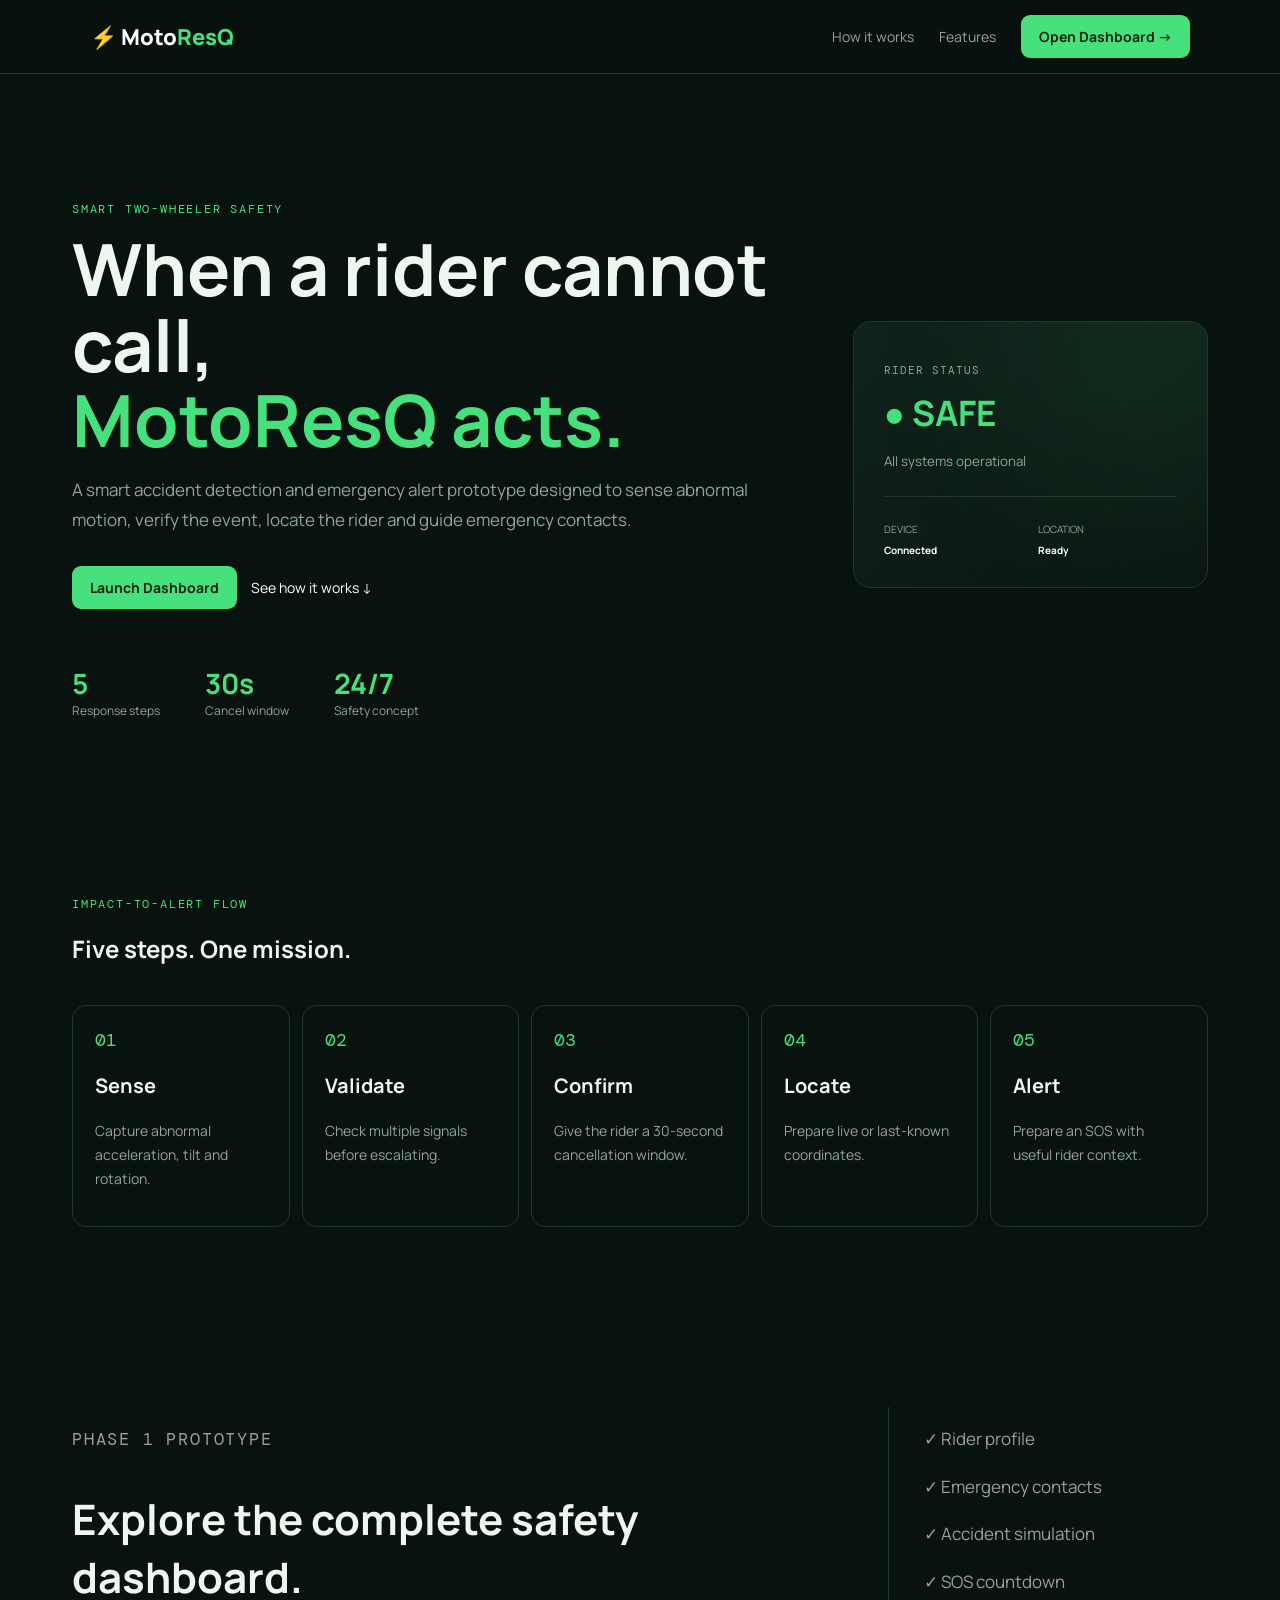
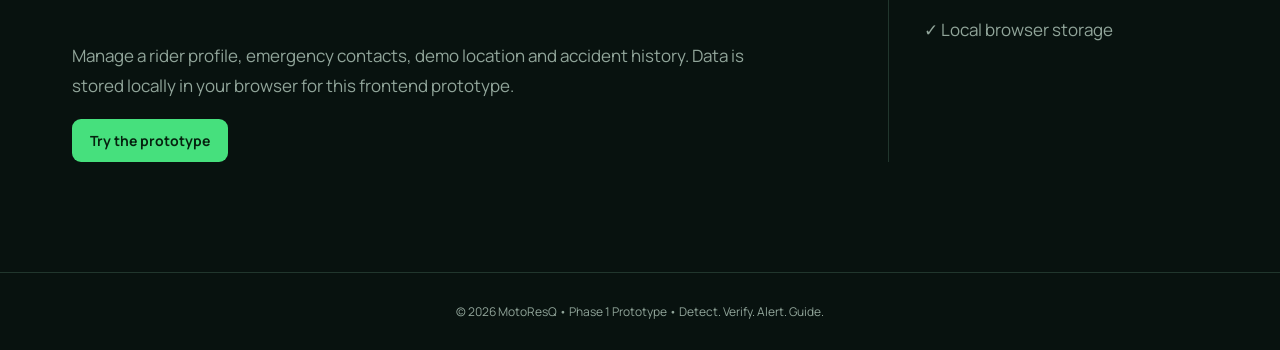
<file: index.html>
<!DOCTYPE html>
<html lang="en"><head><meta charset="UTF-8"><meta name="viewport" content="width=device-width,initial-scale=1.0"><title>MotoResQ | Smart Rider Safety</title><link rel="stylesheet" href="style.css"></head>
<body>
<nav><a class="brand" href="#home">⚡ Moto<span>ResQ</span></a><div class="navlinks"><a href="#how">How it works</a><a href="#features">Features</a><button onclick="openApp()">Open Dashboard →</button></div></nav>
<main id="home"><section class="hero"><div><p class="eyebrow">SMART TWO-WHEELER SAFETY</p><h1>When a rider cannot call,<br><span>MotoResQ acts.</span></h1><p class="lead">A smart accident detection and emergency alert prototype designed to sense abnormal motion, verify the event, locate the rider and guide emergency contacts.</p><div class="actions"><button class="primary" onclick="openApp()">Launch Dashboard</button><a class="secondary" href="#how">See how it works ↓</a></div><div class="stats"><div><b>5</b><span>Response steps</span></div><div><b>30s</b><span>Cancel window</span></div><div><b>24/7</b><span>Safety concept</span></div></div></div><div class="hero-card"><div class="pulse"></div><p>RIDER STATUS</p><h2>● SAFE</h2><small>All systems operational</small><hr><div class="mini-grid"><span>DEVICE <b>Connected</b></span><span>LOCATION <b>Ready</b></span></div></div></section>
<section id="how"><p class="eyebrow">IMPACT-TO-ALERT FLOW</p><h2>Five steps. One mission.</h2><div class="steps"><article><b>01</b><h3>Sense</h3><p>Capture abnormal acceleration, tilt and rotation.</p></article><article><b>02</b><h3>Validate</h3><p>Check multiple signals before escalating.</p></article><article><b>03</b><h3>Confirm</h3><p>Give the rider a 30-second cancellation window.</p></article><article><b>04</b><h3>Locate</h3><p>Prepare live or last-known coordinates.</p></article><article><b>05</b><h3>Alert</h3><p>Prepare an SOS with useful rider context.</p></article></div></section>
<section id="features" class="feature"><div><p class="eyebrow">PHASE 1 PROTOTYPE</p><h2>Explore the complete safety dashboard.</h2><p>Manage a rider profile, emergency contacts, demo location and accident history. Data is stored locally in your browser for this frontend prototype.</p><button class="primary" onclick="openApp()">Try the prototype</button></div><div class="feature-list"><p>✓ Rider profile</p><p>✓ Emergency contacts</p><p>✓ Accident simulation</p><p>✓ SOS countdown</p><p>✓ Local browser storage</p></div></section></main>
<footer>© 2026 MotoResQ • Phase 1 Prototype • Detect. Verify. Alert. Guide.</footer>
<script src="script.js"></script></body></html>
</file>
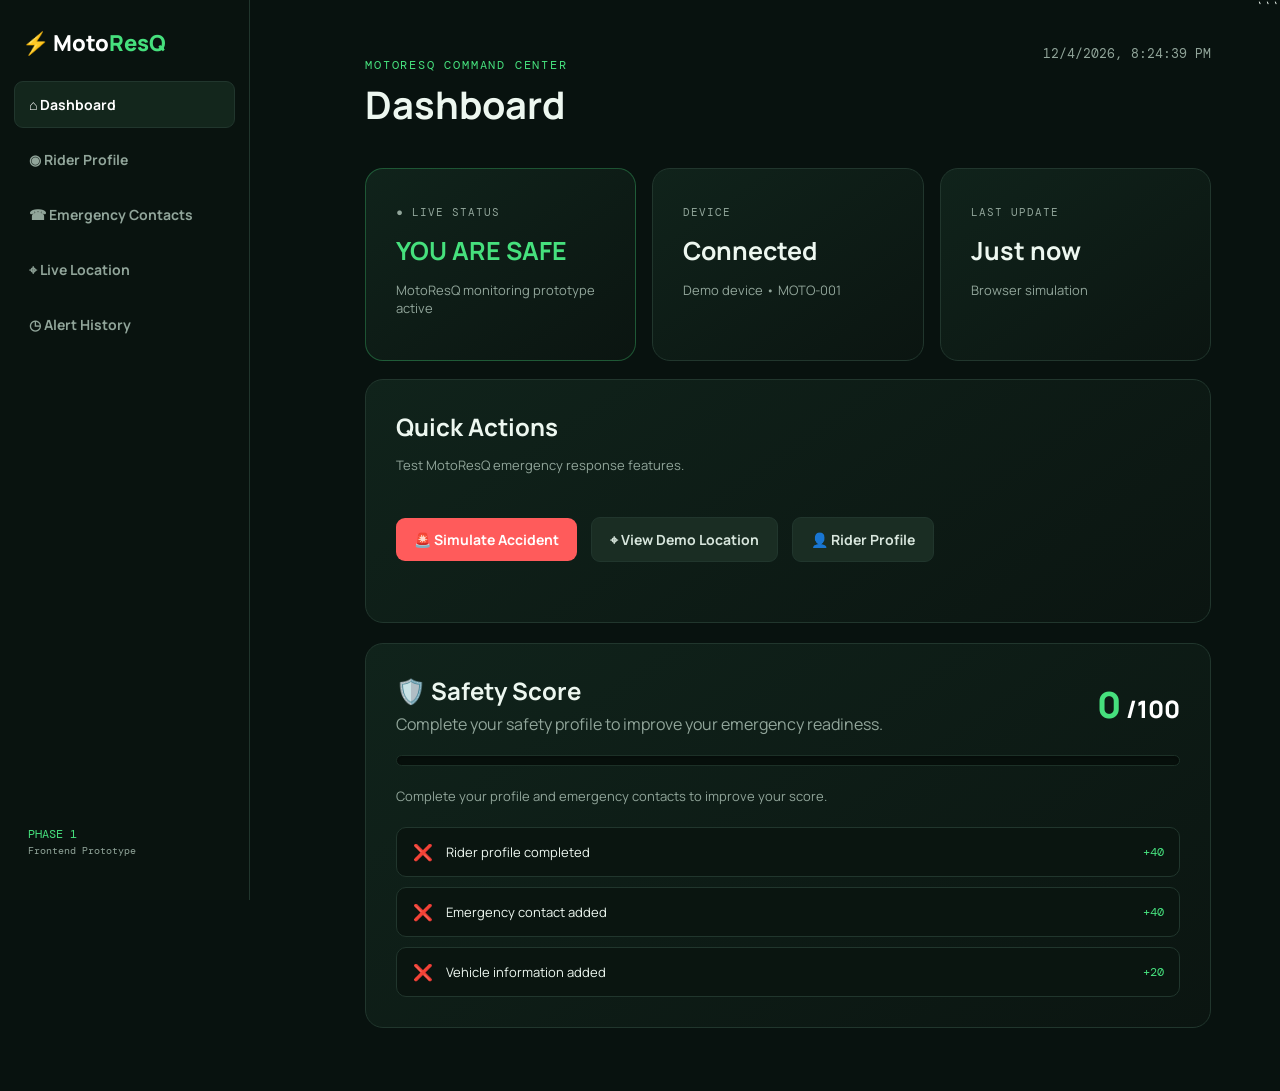
<file: app.html>
<!DOCTYPE html>

<html lang="en">

<head>
    <meta charset="UTF-8">

```
<meta
    name="viewport"
    content="width=device-width, initial-scale=1.0"
>

<meta
    name="description"
    content="MotoResQ Rider Safety and Emergency Response Dashboard"
>

<title>MotoResQ Dashboard</title>

<link
    rel="stylesheet"
    href="style.css"
>
```

</head>

<body class="app-body">

```
<!-- =====================================================
     SIDEBAR
====================================================== -->

<aside>

    <a
        class="brand"
        href="index.html"
    >
        ⚡ Moto<span>ResQ</span>
    </a>


    <button
        type="button"
        class="tab active"
        data-page="dashboard"
    >
        ⌂ Dashboard
    </button>


    <button
        type="button"
        class="tab"
        data-page="profile"
    >
        ◉ Rider Profile
    </button>


    <button
        type="button"
        class="tab"
        data-page="contacts"
    >
        ☎ Emergency Contacts
    </button>


    <button
        type="button"
        class="tab"
        data-page="location"
    >
        ⌖ Live Location
    </button>


    <button
        type="button"
        class="tab"
        data-page="history"
    >
        ◷ Alert History
    </button>


    <div class="side-bottom">

        PHASE 1

        <br>

        <small>
            Frontend Prototype
        </small>

    </div>

</aside>



<!-- =====================================================
     MAIN APPLICATION
====================================================== -->

<div class="app">


    <!-- =================================================
         HEADER
    ================================================== -->

    <header>

        <div>

            <p class="eyebrow">
                MOTORESQ COMMAND CENTER
            </p>


            <h1 id="pageTitle">
                Dashboard
            </h1>

        </div>


        <div
            class="clock"
            id="clock"
        ></div>

    </header>



    <!-- =================================================
         DASHBOARD
    ================================================== -->

    <section
        id="dashboard"
        class="page active-page"
    >


        <!-- STATUS CARDS -->

        <div class="grid3">


            <!-- LIVE STATUS -->

            <div class="status-card safe">

                <span>
                    ● LIVE STATUS
                </span>


                <h2 id="safeText">
                    YOU ARE SAFE
                </h2>


                <p>
                    MotoResQ monitoring prototype active
                </p>

            </div>



            <!-- DEVICE -->

            <div class="status-card">

                <span>
                    DEVICE
                </span>


                <h2>
                    Connected
                </h2>


                <p>
                    Demo device • MOTO-001
                </p>

            </div>



            <!-- LAST UPDATE -->

            <div class="status-card">

                <span>
                    LAST UPDATE
                </span>


                <h2 id="lastUpdate">
                    Just now
                </h2>


                <p>
                    Browser simulation
                </p>

            </div>

        </div>



        <!-- =================================================
             QUICK ACTIONS
        ================================================== -->

        <div class="panel">

            <div class="panel-head">

                <div>

                    <h2>
                        Quick Actions
                    </h2>

                    <p class="muted">
                        Test MotoResQ emergency response features.
                    </p>

                </div>

            </div>


            <div class="actions">


                <button
                    type="button"
                    class="danger"
                    onclick="simulateAccident()"
                >
                    🚨 Simulate Accident
                </button>


                <button
                    type="button"
                    class="secondary-btn"
                    onclick="showPage('location')"
                >
                    ⌖ View Demo Location
                </button>


                <button
                    type="button"
                    class="secondary-btn"
                    onclick="showPage('profile')"
                >
                    👤 Rider Profile
                </button>

            </div>

        </div>



        <!-- =================================================
             SAFETY SCORE
        ================================================== -->

        <div class="panel safety-panel">


            <div class="section-header">


                <div>

                    <h2>
                        🛡️ Safety Score
                    </h2>


                    <p>
                        Complete your safety profile to improve
                        your emergency readiness.
                    </p>

                </div>


                <div class="score-number">

                    <span id="safetyScore">
                        0
                    </span>

                    /100

                </div>

            </div>



            <!-- PROGRESS BAR -->

            <div
                class="progress-bar"
                role="progressbar"
                aria-valuemin="0"
                aria-valuemax="100"
                aria-valuenow="0"
            >

                <div
                    id="safetyProgress"
                    class="progress-fill"
                ></div>

            </div>



            <!-- SCORE STATUS -->

            <p
                id="safetyStatus"
                class="muted"
            >
                Complete your profile and emergency contacts
                to improve your score.
            </p>



            <!-- SAFETY CHECKS -->

            <div class="safety-checks">


                <!-- PROFILE -->

                <div class="safety-item">

                    <span id="profileCheck">
                        ❌
                    </span>


                    <span>
                        Rider profile completed
                    </span>


                    <b>
                        +40
                    </b>

                </div>



                <!-- CONTACT -->

                <div class="safety-item">

                    <span id="contactCheck">
                        ❌
                    </span>


                    <span>
                        Emergency contact added
                    </span>


                    <b>
                        +40
                    </b>

                </div>



                <!-- VEHICLE -->

                <div class="safety-item">

                    <span id="vehicleCheck">
                        ❌
                    </span>


                    <span>
                        Vehicle information added
                    </span>


                    <b>
                        +20
                    </b>

                </div>

            </div>

        </div>


    </section>



    <!-- =================================================
         RIDER PROFILE
    ================================================== -->

    <section
        id="profile"
        class="page"
    >


        <div class="panel profile-panel">


            <!-- PROFILE HEADER -->

            <div class="panel-head">


                <div>

                    <p class="eyebrow">
                        RIDER INFORMATION
                    </p>


                    <h2>
                        👤 Rider Profile
                    </h2>


                    <p class="muted">
                        Keep your rider and vehicle information
                        updated for emergency response.
                    </p>

                </div>

            </div>



            <!-- LOCAL STORAGE NOTICE -->

            <div class="profile-status">

                🔒
                <strong>
                    Privacy Notice:
                </strong>

                Your profile is saved locally on this device
                in this Phase 1 prototype.

            </div>



            <!-- PROFILE FORM -->

            <form
                id="profileForm"
            >


                <!-- ===============================
                     PERSONAL INFORMATION
                ================================ -->

                <div class="form-section">

                    <h3>
                        Personal Information
                    </h3>


                    <p class="muted">
                        Basic information used to identify
                        the rider during an emergency.
                    </p>

                </div>



                <!-- FULL NAME -->

                <div class="form-group">

                    <label for="riderName">
                        Full Name
                    </label>


                    <input
                        type="text"
                        id="riderName"
                        name="riderName"
                        placeholder="Enter your full name"
                        autocomplete="name"
                        required
                    >

                </div>



                <!-- PHONE -->

                <div class="form-group">

                    <label for="riderPhone">
                        Phone Number
                    </label>


                    <input
                        type="tel"
                        id="riderPhone"
                        name="riderPhone"
                        placeholder="Enter your 10-digit mobile number"
                        autocomplete="tel"
                        inputmode="tel"
                        required
                    >


                    <small class="field-help">
                        Example: 9876543210
                    </small>

                </div>



                <!-- BLOOD GROUP -->

                <div class="form-group">

                    <label for="bloodGroup">
                        Blood Group
                    </label>


                    <select
                        id="bloodGroup"
                        name="bloodGroup"
                        required
                    >

                        <option value="">
                            Select Blood Group
                        </option>


                        <option value="A+">
                            A+
                        </option>


                        <option value="A-">
                            A-
                        </option>


                        <option value="B+">
                            B+
                        </option>


                        <option value="B-">
                            B-
                        </option>


                        <option value="AB+">
                            AB+
                        </option>


                        <option value="AB-">
                            AB-
                        </option>


                        <option value="O+">
                            O+
                        </option>


                        <option value="O-">
                            O-
                        </option>

                    </select>

                </div>



                <!-- ===============================
                     MEDICAL INFORMATION
                ================================ -->

                <div class="form-section">

                    <h3>
                        Medical Information
                    </h3>


                    <p class="muted">
                        Optional information that may help
                        emergency responders.
                    </p>

                </div>



                <!-- MEDICAL CONDITIONS -->

                <div class="form-group">

                    <label for="medicalCondition">
                        Medical Conditions
                    </label>


                    <textarea
                        id="medicalCondition"
                        name="medicalCondition"
                        placeholder="Example: Diabetes, Asthma (optional)"
                        rows="4"
                    ></textarea>

                </div>



                <!-- ALLERGIES -->

                <div class="form-group">

                    <label for="allergies">
                        Allergies
                    </label>


                    <textarea
                        id="allergies"
                        name="allergies"
                        placeholder="Example: Penicillin, Peanuts (optional)"
                        rows="4"
                    ></textarea>

                </div>



                <!-- ===============================
                     VEHICLE INFORMATION
                ================================ -->

                <div class="form-section">

                    <h3>
                        🏍️ Vehicle Information
                    </h3>


                    <p class="muted">
                        Vehicle information can help identify
                        the rider during an emergency.
                    </p>

                </div>



                <!-- VEHICLE NUMBER -->

                <div class="form-group">

                    <label for="vehicleNumber">
                        Vehicle Registration Number
                    </label>


                    <input
                        type="text"
                        id="vehicleNumber"
                        name="vehicleNumber"
                        placeholder="Example: UP32 AB 1234"
                        autocomplete="off"
                        required
                    >


                    <small class="field-help">
                        Your registration number will be
                        converted to uppercase automatically.
                    </small>

                </div>



                <!-- ===============================
                     ADDRESS
                ================================ -->

                <div class="form-section">

                    <h3>
                        🏠 Address
                    </h3>


                    <p class="muted">
                        Optional address information for
                        emergency identification.
                    </p>

                </div>



                <div class="form-group">

                    <label for="riderAddress">
                        Address
                    </label>


                    <textarea
                        id="riderAddress"
                        name="riderAddress"
                        placeholder="Enter your address"
                        rows="5"
                        autocomplete="street-address"
                    ></textarea>

                </div>



                <!-- ===============================
                     SAVE PROFILE
                ================================ -->

                <div class="profile-actions">

                    <button
                        type="submit"
                        class="btn primary"
                    >
                        💾 Save Profile
                    </button>


                    <button
                        type="button"
                        class="secondary-btn"
                        onclick="showPage('dashboard')"
                    >
                        ← Back to Dashboard
                    </button>

                </div>


            </form>

        </div>

    </section>



    <!-- =================================================
         EMERGENCY CONTACTS
    ================================================== -->

    <section
        id="contacts"
        class="page"
    >


        <div class="panel">


            <div class="panel-head">

                <div>

                    <p class="eyebrow">
                        EMERGENCY NETWORK
                    </p>


                    <h2>
                        ☎ Emergency Contacts
                    </h2>


                    <p class="muted">
                        People to notify during an SOS event.
                    </p>

                </div>

            </div>



            <!-- CONTACT FORM -->

            <form
                id="contactForm"
                class="contact-form"
            >


                <input
                    id="contactName"
                    name="contactName"
                    placeholder="Name"
                    autocomplete="name"
                    required
                >


                <input
                    id="contactPhone"
                    name="contactPhone"
                    type="tel"
                    placeholder="Phone number"
                    autocomplete="tel"
                    required
                >


                <input
                    id="contactRelation"
                    name="contactRelation"
                    placeholder="Relationship"
                    required
                >


                <button
                    type="submit"
                    class="primary"
                >
                    Add Contact
                </button>

            </form>



            <!-- CONTACT LIST -->

            <div
                id="contactList"
                class="contact-list"
            ></div>

        </div>

    </section>



    <!-- =================================================
         LIVE LOCATION
    ================================================== -->

    <section
        id="location"
        class="page"
    >


        <div class="panel">


            <p class="eyebrow">
                LOCATION MONITORING
            </p>


            <h2>
                📍 Demo Location
            </h2>


            <p class="muted">
                This location is simulated for the Phase 1
                frontend prototype.
            </p>



            <!-- MAP -->

            <div class="map-demo">


                <div class="pin">
                    📍
                </div>


                <div class="road r1"></div>

                <div class="road r2"></div>


                <div class="map-label">
                    MotoResQ Demo Location
                </div>

            </div>



            <!-- LOCATION DATA -->

            <div class="location-data">


                <div>

                    <span>
                        Latitude
                    </span>


                    <b>
                        26.8467° N
                    </b>

                </div>



                <div>

                    <span>
                        Longitude
                    </span>


                    <b>
                        80.9462° E
                    </b>

                </div>



                <div>

                    <span>
                        Confidence
                    </span>


                    <b>
                        Demo / Prototype
                    </b>

                </div>

            </div>

        </div>

    </section>



    <!-- =================================================
         ALERT HISTORY
    ================================================== -->

    <section
        id="history"
        class="page"
    >


        <div class="panel">


            <p class="eyebrow">
                EMERGENCY LOG
            </p>


            <h2>
                ◷ Alert History
            </h2>


            <p class="muted">
                Previous simulated emergency events are
                displayed below.
            </p>


            <div
                id="historyList"
            ></div>

        </div>

    </section>


</div>



<!-- =====================================================
     EMERGENCY MODAL
====================================================== -->

<div
    id="modal"
    class="modal hidden"
>


    <div class="modal-card">


        <button
            type="button"
            class="close"
            onclick="closeModal()"
            aria-label="Close"
        >
            ×
        </button>


        <div id="modalContent"></div>

    </div>

</div>



<!-- =====================================================
     TOAST NOTIFICATION
====================================================== -->

<div
    id="toast"
    role="status"
    aria-live="polite"
></div>



<!-- =====================================================
     JAVASCRIPT
====================================================== -->

<script src="script.js"></script>
```

</body>

</html>
</file>
<file: style.css>
@import url("https://fonts.googleapis.com/css2?family=DM+Mono&family=Manrope:wght@400;500;600;700;800&display=swap");

/* =========================================================
   ROOT
========================================================= */

:root {
    --bg: #08120f;
    --panel: #0e1b16;
    --panel2: #0a1510;
    --line: #21362d;

    --text: #edf7f0;
    --muted: #91a59a;

    --accent: #46e07d;
    --accent-dark: #06220f;

    --danger: #ff5b5b;
}

/* =========================================================
   GLOBAL
========================================================= */

* {
    box-sizing: border-box;
}

html {
    scroll-behavior: smooth;
}

body {
    margin: 0;
    background: var(--bg);
    color: var(--text);
    font-family: "Manrope", sans-serif;
}

button,
input,
select,
textarea {
    font-family: "Manrope", sans-serif;
}

button {
    border: 0;
    border-radius: 9px;
    padding: 12px 18px;
    font-size: 14px;
    font-weight: 700;
    cursor: pointer;
    transition: 0.2s ease;
}

button:hover {
    transform: translateY(-1px);
}

a {
    color: inherit;
}

::selection {
    background: var(--accent);
    color: #06220f;
}

.muted {
    color: var(--muted);
    font-size: 13px;
}

/* =========================================================
   LANDING PAGE NAV
========================================================= */

nav {
    height: 74px;
    border-bottom: 1px solid var(--line);

    display: flex;
    align-items: center;
    justify-content: space-between;

    padding: 0 7%;

    position: sticky;
    top: 0;

    background: rgba(8, 18, 15, 0.94);
    backdrop-filter: blur(10px);

    z-index: 10;
}

.brand {
    font-size: 22px;
    font-weight: 800;
    text-decoration: none;
    color: #fff;
    white-space: nowrap;
}

.brand span {
    color: var(--accent);
}

.navlinks {
    display: flex;
    align-items: center;
    gap: 25px;
}

.navlinks a {
    color: var(--muted);
    text-decoration: none;
    font-size: 14px;
    transition: 0.2s ease;
}

.navlinks a:hover {
    color: #fff;
}

.navlinks button,
.primary {
    background: var(--accent);
    color: var(--accent-dark);
}

/* =========================================================
   LANDING PAGE
========================================================= */

.hero {
    min-height: 720px;
    max-width: 1200px;
    margin: auto;

    padding: 110px 32px 70px;

    display: grid;
    grid-template-columns: 1.4fr 0.7fr;

    align-items: center;
    gap: 70px;
}

.eyebrow {
    font: 12px "DM Mono", monospace;
    letter-spacing: 1.8px;
    color: var(--accent);
}

h1 {
    font-size: clamp(38px, 6vw, 72px);
    line-height: 1.05;
    margin: 14px 0;
}

h1 span {
    color: var(--accent);
}

.lead,
.feature > div > p {
    color: var(--muted);
    font-size: 17px;
    line-height: 1.8;
    max-width: 680px;
}

.actions {
    display: flex;
    gap: 14px;
    align-items: center;
    flex-wrap: wrap;
    margin: 30px 0;
}

.secondary {
    color: #fff;
    text-decoration: none;
    font-size: 14px;
}

.stats {
    display: flex;
    gap: 45px;
    margin-top: 55px;
}

.stats div {
    display: flex;
    flex-direction: column;
}

.stats b {
    font-size: 28px;
    color: var(--accent);
}

.stats span {
    font-size: 12px;
    color: var(--muted);
}

.hero-card,
.panel,
.status-card {
    background: linear-gradient(
        145deg,
        #10231b,
        #0b1511
    );

    border: 1px solid var(--line);
    border-radius: 18px;
    padding: 30px;
}

.hero-card {
    position: relative;
    overflow: hidden;
}

.hero-card h2 {
    color: var(--accent);
    font-size: 35px;
    margin: 12px 0;
}

.hero-card p,
.status-card span {
    font: 11px "DM Mono", monospace;
    letter-spacing: 1px;
    color: var(--muted);
}

.hero-card small {
    color: var(--muted);
}

hr {
    border: 0;
    border-top: 1px solid var(--line);
    margin: 25px 0;
}

.mini-grid {
    display: grid;
    grid-template-columns: 1fr 1fr;
    gap: 15px;
}

.mini-grid span {
    font-size: 10px;
    color: var(--muted);
}

.mini-grid b {
    display: block;
    color: #fff;
    margin-top: 7px;
}

.pulse {
    position: absolute;
    width: 250px;
    height: 250px;
    border-radius: 50%;

    background: var(--accent);

    filter: blur(100px);
    opacity: 0.12;

    right: -80px;
    top: -80px;
}

/* =========================================================
   HOW IT WORKS
========================================================= */

#how,
.feature {
    max-width: 1200px;
    margin: auto;
    padding: 90px 32px;
}

.steps {
    display: grid;
    grid-template-columns: repeat(5, 1fr);
    gap: 12px;
    margin-top: 40px;
}

.steps article {
    border: 1px solid var(--line);
    border-radius: 14px;
    padding: 22px;
    min-height: 220px;
}

.steps b {
    color: var(--accent);
    font: 18px "DM Mono", monospace;
}

.steps h3 {
    font-size: 20px;
}

.steps p {
    font-size: 14px;
    color: var(--muted);
    line-height: 1.7;
}

.feature {
    display: flex;
    justify-content: space-between;
    gap: 80px;
    padding-bottom: 110px;
}

.feature h2 {
    font-size: 42px;
}

.feature-list {
    min-width: 320px;

    border-left: 1px solid var(--line);

    padding-left: 35px;

    color: var(--muted);

    line-height: 2.2;
}

footer {
    border-top: 1px solid var(--line);
    padding: 30px;
    text-align: center;
    color: var(--muted);
    font-size: 12px;
}

/* =========================================================
   APP LAYOUT
========================================================= */

.app-body {
    display: flex;
    min-height: 100vh;
}

/* =========================================================
   SIDEBAR
========================================================= */

aside {
    width: 250px;

    border-right: 1px solid var(--line);

    padding: 28px 14px;

    position: fixed;

    height: 100vh;

    background: #09130f;

    display: flex;
    flex-direction: column;
    gap: 8px;

    z-index: 20;
}

aside .brand {
    padding: 0 8px;
    margin-bottom: 15px;
}

.tab {
    background: transparent;
    color: var(--muted);

    text-align: left;

    padding: 13px 14px;

    border: 1px solid transparent;

    width: 100%;
}

.tab:hover,
.tab.active {
    background: #13261c;
    color: #fff;
    border-color: var(--line);
}

.side-bottom {
    margin-top: auto;
    color: var(--accent);
    font: 12px "DM Mono", monospace;
    padding: 14px;
}

.side-bottom small {
    color: var(--muted);
}

/* =========================================================
   MAIN APPLICATION
========================================================= */

.app {
    margin-left: 250px;

    width: calc(100% - 250px);

    padding: 45px;

    max-width: 1450px;
}

header {
    display: flex;
    justify-content: space-between;
    align-items: flex-start;
    margin-bottom: 35px;
}

header h1 {
    font-size: 38px;
    margin: 8px 0;
}

.clock {
    color: var(--muted);
    font: 13px "DM Mono", monospace;
    white-space: nowrap;
}

/* =========================================================
   PAGE NAVIGATION
========================================================= */

.page {
    display: none;
}

.active-page {
    display: block;
}

/* =========================================================
   DASHBOARD
========================================================= */

.grid3 {
    display: grid;
    grid-template-columns: repeat(3, 1fr);

    gap: 16px;

    margin-bottom: 18px;
}

.status-card {
    min-height: 155px;
}

.status-card h2 {
    margin: 12px 0;
    font-size: 25px;
}

.status-card p {
    color: var(--muted);
    font-size: 13px;
}

.safe {
    border-color: rgba(70, 224, 125, 0.3);
}

.safe h2 {
    color: var(--accent);
}

.panel {
    margin-bottom: 18px;
}

.panel h2 {
    margin: 0 0 8px;
}

.panel-head {
    display: flex;
    justify-content: space-between;
    gap: 20px;
}

.secondary-btn {
    background: #1a2d23;
    color: #d8e6dd;
    border: 1px solid var(--line);
}

.secondary-btn:hover {
    background: #20392c;
}

.danger {
    background: var(--danger);
    color: white;
}

.danger:hover {
    background: #ff4040;
}

/* =========================================================
   SAFETY SCORE
========================================================= */

.safety-panel {
    margin-top: 20px;

    background: linear-gradient(
        145deg,
        #10231b,
        #0b1511
    );

    border: 1px solid var(--line);
}

.section-header {
    display: flex;
    justify-content: space-between;
    align-items: center;
    gap: 20px;
}

.section-header h2 {
    margin: 0 0 6px;
}

.section-header p {
    margin: 0;
    color: var(--muted);
}

.score-number {
    font-size: 24px;
    font-weight: 800;
    color: #fff;
    white-space: nowrap;
}

.score-number span {
    color: var(--accent);
    font-size: 36px;
}

/* DARK PROGRESS BAR */

.progress-bar {
    width: 100%;
    height: 11px;

    background: #07100c !important;

    border: 1px solid #1c3027;

    border-radius: 20px;

    overflow: hidden;

    margin: 20px 0;

    box-shadow:
        inset 0 1px 4px rgba(0, 0, 0, 0.4);
}

.progress-fill {
    width: 0%;
    height: 100%;

    background: linear-gradient(
        90deg,
        #249c50,
        #46e07d
    );

    border-radius: 20px;

    transition: width 0.5s ease;

    box-shadow:
        0 0 12px
        rgba(70, 224, 125, 0.25);
}

#safetyStatus {
    color: var(--muted);
    font-size: 13px;
    line-height: 1.6;
    margin: 8px 0 20px;
}

.safety-checks {
    display: flex;
    flex-direction: column;
    gap: 10px;
}

.safety-item {
    display: flex;
    align-items: center;
    gap: 12px;

    background: #0a1510 !important;

    border: 1px solid var(--line);

    border-radius: 10px;

    padding: 13px 15px;

    color: var(--text);

    font-size: 13px;
}

.safety-item > span:first-child {
    width: 22px;
    text-align: center;
    font-size: 16px;
}

.safety-item b {
    margin-left: auto;

    color: var(--accent);

    font: 12px "DM Mono", monospace;
}

/* =========================================================
   RIDER PROFILE
========================================================= */

.profile-panel {
    max-width: 900px;
}

.profile-status {
    display: flex;
    align-items: center;
    gap: 7px;

    background: rgba(70, 224, 125, 0.06);

    border: 1px solid rgba(70, 224, 125, 0.18);

    color: var(--muted);

    padding: 13px 15px;

    border-radius: 10px;

    font-size: 12px;

    margin-bottom: 25px;
}

.profile-status strong {
    color: var(--text);
}

.form-section {
    margin-top: 28px;
    padding-bottom: 12px;
    border-bottom: 1px solid var(--line);
}

.form-section h3 {
    margin: 0 0 5px;
    font-size: 17px;
}

.form-section p {
    margin: 0;
    color: var(--muted);
}

/* =========================================================
   PROFILE FORM
========================================================= */

#profileForm {
    display: grid;

    grid-template-columns: 1fr 1fr;

    gap: 18px;
}

.form-group {
    display: flex;
    flex-direction: column;
    gap: 8px;
}

.form-group label {
    font-size: 13px;
    font-weight: 600;
    color: #d8e6dd;
}

/*
   Your current HTML has 7 form groups:
   1 = name
   2 = phone
   3 = blood
   4 = medical
   5 = allergies
   6 = vehicle
   7 = address
*/

.form-group:nth-of-type(4),
.form-group:nth-of-type(5),
.form-group:nth-of-type(7) {
    grid-column: span 2;
}

/* =========================================================
   ALL FORM CONTROLS - DARK
========================================================= */

input,
select,
textarea {
    width: 100%;

    background-color: #08130f !important;

    color: #edf7f0 !important;

    border: 1px solid #21362d !important;

    border-radius: 9px;

    padding: 13px;

    font-size: 14px;

    outline: none;

    box-shadow: none !important;

    transition:
        border-color 0.2s ease,
        background-color 0.2s ease;
}

input::placeholder,
textarea::placeholder {
    color: #63776c !important;
}

textarea {
    min-height: 105px;
    resize: vertical;
    line-height: 1.6;
}

select {
    cursor: pointer;
}

select option {
    background: #0e1b16 !important;
    color: #edf7f0 !important;
}

input:focus,
select:focus,
textarea:focus {
    background-color: #0a1711 !important;

    border-color: #46e07d !important;

    box-shadow:
        0 0 0 3px
        rgba(70, 224, 125, 0.08) !important;
}

.field-help {
    color: #687c71;
    font-size: 11px;
}

/* =========================================================
   PROFILE ACTIONS
========================================================= */

.profile-actions {
    grid-column: span 2;

    display: flex;
    align-items: center;

    gap: 12px;

    margin-top: 10px;

    padding-top: 20px;

    border-top: 1px solid var(--line);
}

.profile-actions .primary {
    min-width: 160px;
}

/* =========================================================
   EMERGENCY CONTACTS
========================================================= */

.contact-form {
    display: grid;

    grid-template-columns:
        1fr 1fr 1fr auto;

    gap: 10px;

    margin: 25px 0;
}

.contact-form button {
    background: var(--accent);
    color: var(--accent-dark);
    white-space: nowrap;
}

.contact-list {
    display: grid;
    gap: 10px;
}

.contact {
    display: flex;

    justify-content: space-between;

    align-items: center;

    gap: 15px;

    background: #0a1510;

    border: 1px solid var(--line);

    padding: 16px;

    border-radius: 10px;
}

.contact small {
    color: var(--muted);
}

.delete {
    background: transparent;

    color: var(--danger);

    border: 1px solid rgba(255, 91, 91, 0.2);

    padding: 7px 12px;
}

.delete:hover {
    background: rgba(255, 91, 91, 0.08);
}

/* =========================================================
   LIVE LOCATION
========================================================= */

.map-demo {
    height: 360px;

    border-radius: 15px;

    background: #13271e;

    position: relative;

    overflow: hidden;

    border: 1px solid var(--line);

    margin-top: 20px;
}

.road {
    position: absolute;

    background: #263f32;

    height: 70px;

    width: 130%;

    transform: rotate(-20deg);

    left: -15%;

    top: 45%;

    border-top: 2px dashed #567060;

    border-bottom: 2px dashed #567060;
}

.r2 {
    transform: rotate(55deg);

    top: 30%;

    left: -20%;

    height: 55px;
}

.pin {
    position: absolute;

    z-index: 2;

    left: 49%;

    top: 43%;

    font-size: 45px;

    filter:
        drop-shadow(
            0 10px 12px #000
        );
}

.map-label {
    position: absolute;

    left: 50%;

    bottom: 20px;

    transform: translateX(-50%);

    background: #08130f;

    border: 1px solid var(--line);

    padding: 10px 16px;

    border-radius: 8px;

    font-size: 12px;

    white-space: nowrap;
}

.location-data {
    display: grid;

    grid-template-columns:
        repeat(3, 1fr);

    gap: 10px;

    margin-top: 18px;
}

.location-data div {
    padding: 15px;

    background: #0a1510;

    border: 1px solid var(--line);

    border-radius: 10px;
}

.location-data span {
    display: block;

    color: var(--muted);

    font-size: 11px;
}

.location-data b {
    display: block;

    margin-top: 7px;

    font-size: 13px;
}

/* =========================================================
   ALERT HISTORY
========================================================= */

.history-item {
    padding: 16px;

    border-bottom: 1px solid var(--line);

    display: flex;

    justify-content: space-between;

    align-items: center;

    gap: 20px;
}

.history-item:first-child {
    border-top: 1px solid var(--line);
}

.history-item b {
    color: #fff;
}

/* =========================================================
   MODAL
========================================================= */

.modal {
    position: fixed;

    inset: 0;

    background: rgba(0, 0, 0, 0.72);

    display: grid;

    place-items: center;

    z-index: 30;

    padding: 20px;
}

.hidden {
    display: none !important;
}

.modal-card {
    background: #101d17;

    border: 1px solid var(--line);

    border-radius: 20px;

    padding: 35px;

    max-width: 480px;

    width: 100%;

    position: relative;

    text-align: center;

    box-shadow:
        0 25px 80px
        rgba(0, 0, 0, 0.5);
}

.close {
    position: absolute;

    right: 10px;

    top: 10px;

    background: transparent;

    color: #fff;

    font-size: 25px;

    padding: 5px 10px;
}

.close:hover {
    background: #1a2b23;
}

.sos-icon {
    font-size: 55px;
}

.timer {
    font-size: 80px;

    color: var(--danger);

    font-weight: 800;

    margin: 10px;
}

.cancel {
    background: var(--accent);

    color: var(--accent-dark);
}

/* =========================================================
   TOAST
========================================================= */

#toast {
    position: fixed;

    bottom: 25px;

    right: 25px;

    background: #173023;

    border: 1px solid var(--accent);

    color: #fff;

    padding: 14px 18px;

    border-radius: 10px;

    opacity: 0;

    transform: translateY(20px);

    transition: 0.25s;

    font-size: 13px;

    z-index: 100;
}

.show-toast {
    opacity: 1 !important;

    transform: none !important;
}

/* =========================================================
   TABLET
========================================================= */

@media (max-width: 1000px) {

    .grid3 {
        grid-template-columns: 1fr;
    }

    #profileForm {
        grid-template-columns: 1fr;
    }

    .form-group:nth-of-type(4),
    .form-group:nth-of-type(5),
    .form-group:nth-of-type(7) {
        grid-column: auto;
    }

    .profile-actions {
        grid-column: auto;
    }

    .contact-form {
        grid-template-columns: 1fr 1fr;
    }

    .contact-form button {
        grid-column: span 2;
    }
}

/* =========================================================
   MOBILE
========================================================= */

@media (max-width: 850px) {

    nav {
        padding: 0 20px;
    }

    .navlinks a {
        display: none;
    }

    .hero {
        grid-template-columns: 1fr;
        padding-top: 70px;
    }

    .steps {
        grid-template-columns: 1fr 1fr;
    }

    .feature {
        display: block;
    }

    .feature-list {
        border-left: 0;
        padding-left: 0;
        margin-top: 30px;
    }

    .app-body {
        display: block;
    }

    aside {
        position: static;

        width: 100%;

        height: auto;

        flex-direction: row;

        overflow-x: auto;

        padding: 15px;

        align-items: center;
    }

    aside .brand {
        margin-right: 10px;
        flex-shrink: 0;
    }

    .side-bottom {
        display: none;
    }

    .app {
        margin: 0;

        width: 100%;

        padding: 25px;
    }

    .grid3,
    .location-data {
        grid-template-columns: 1fr;
    }

    .tab {
        white-space: nowrap;
        width: auto;
    }

    .clock {
        display: none;
    }

    .section-header {
        align-items: flex-start;
        flex-direction: column;
    }

    .score-number {
        align-self: flex-start;
    }

    .map-demo {
        height: 300px;
    }
}

/* =========================================================
   SMALL MOBILE
========================================================= */

@media (max-width: 600px) {

    .steps {
        grid-template-columns: 1fr;
    }

    .stats {
        gap: 20px;
        flex-wrap: wrap;
    }

    .hero {
        padding-left: 20px;
        padding-right: 20px;
    }

    #how,
    .feature {
        padding-left: 20px;
        padding-right: 20px;
    }

    .navlinks button {
        padding: 9px 12px;
    }

    .app {
        padding: 18px;
    }

    header h1 {
        font-size: 30px;
    }

    .panel,
    .status-card {
        padding: 22px;
    }

    .profile-actions {
        flex-direction: column;
        align-items: stretch;
    }

    .profile-actions button {
        width: 100%;
    }

    .contact-form {
        grid-template-columns: 1fr;
    }

    .contact-form button {
        grid-column: auto;
        width: 100%;
    }

    .contact {
        align-items: flex-start;
        flex-direction: column;
    }

    .delete {
        width: 100%;
    }

    .history-item {
        flex-direction: column;
        align-items: flex-start;
    }

    .map-label {
        max-width: 90%;
        overflow: hidden;
        text-overflow: ellipsis;
    }
}

/* =========================================================
   REDUCED MOTION
========================================================= */

@media (prefers-reduced-motion: reduce) {

    html {
        scroll-behavior: auto;
    }

    *,
    *::before,
    *::after {
        animation-duration: 0.01ms !important;

        animation-iteration-count: 1 !important;

        transition-duration: 0.01ms !important;
    }
}
</file>
